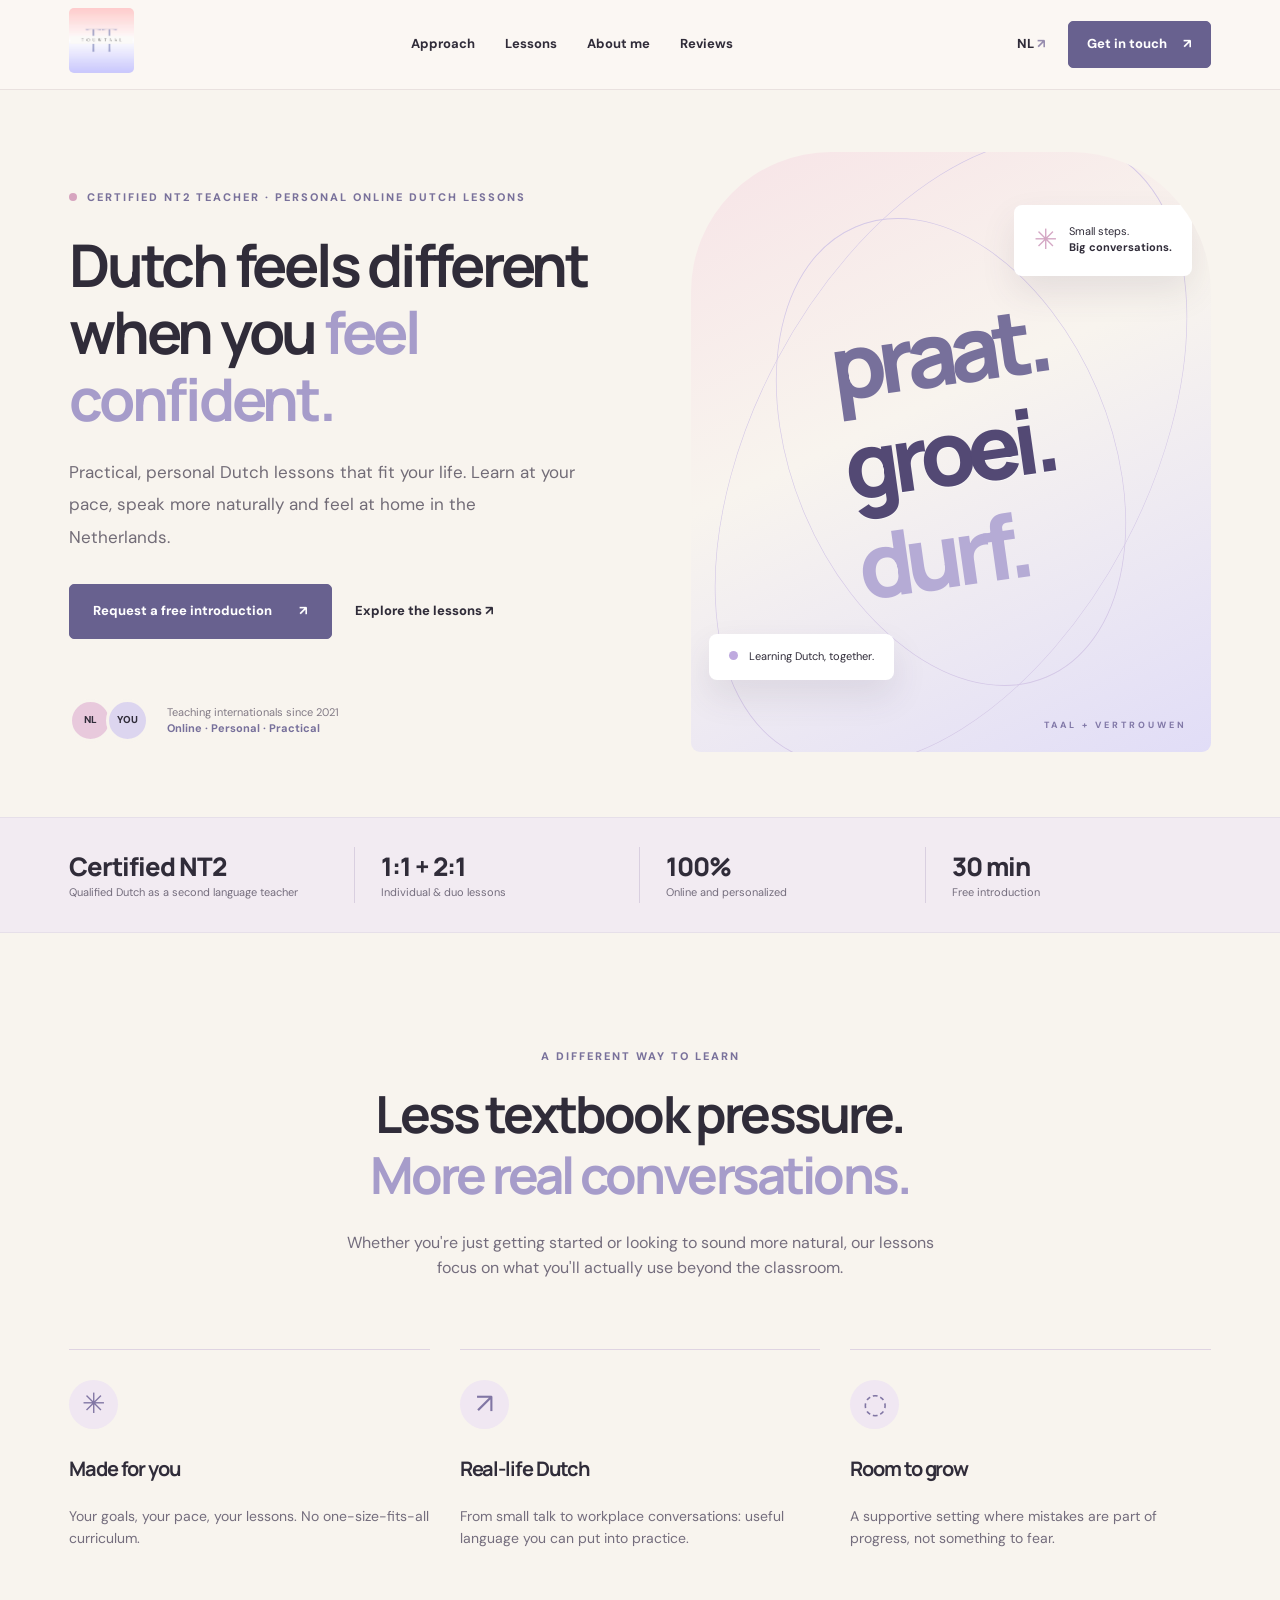
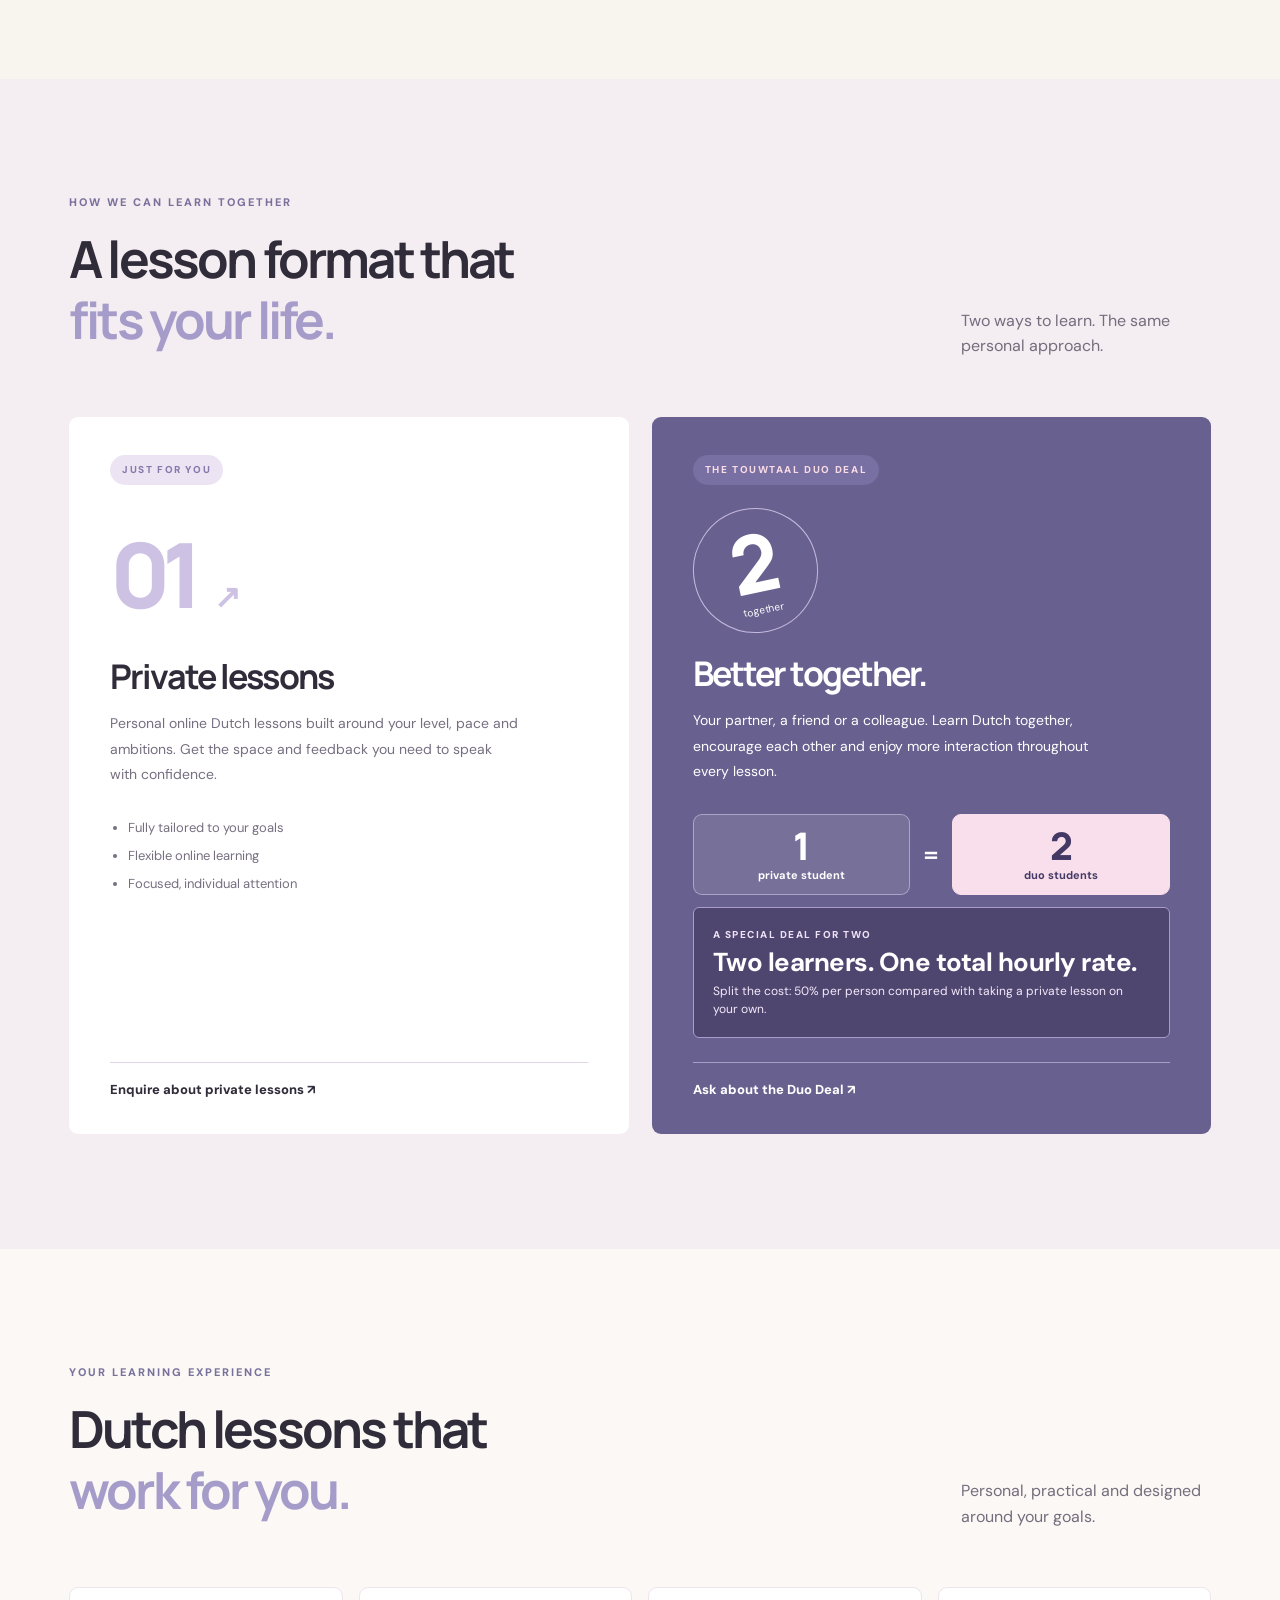
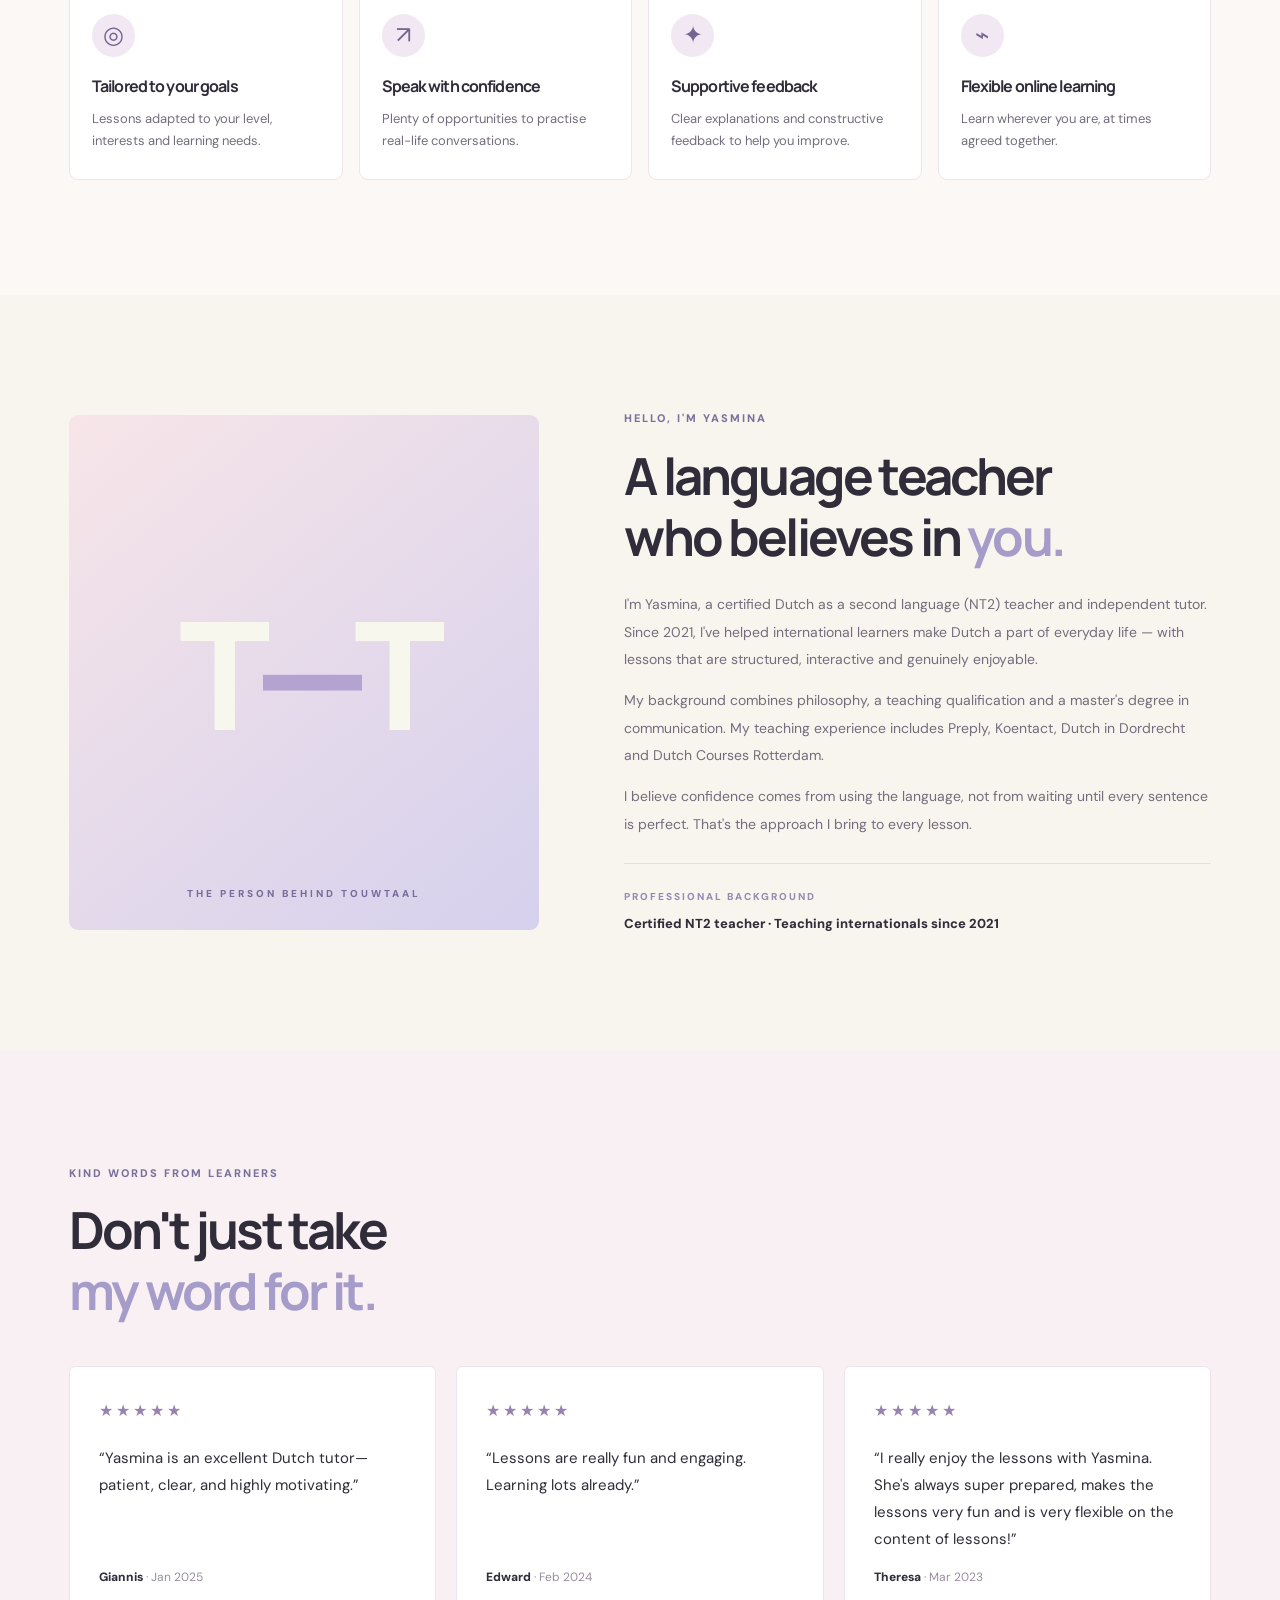
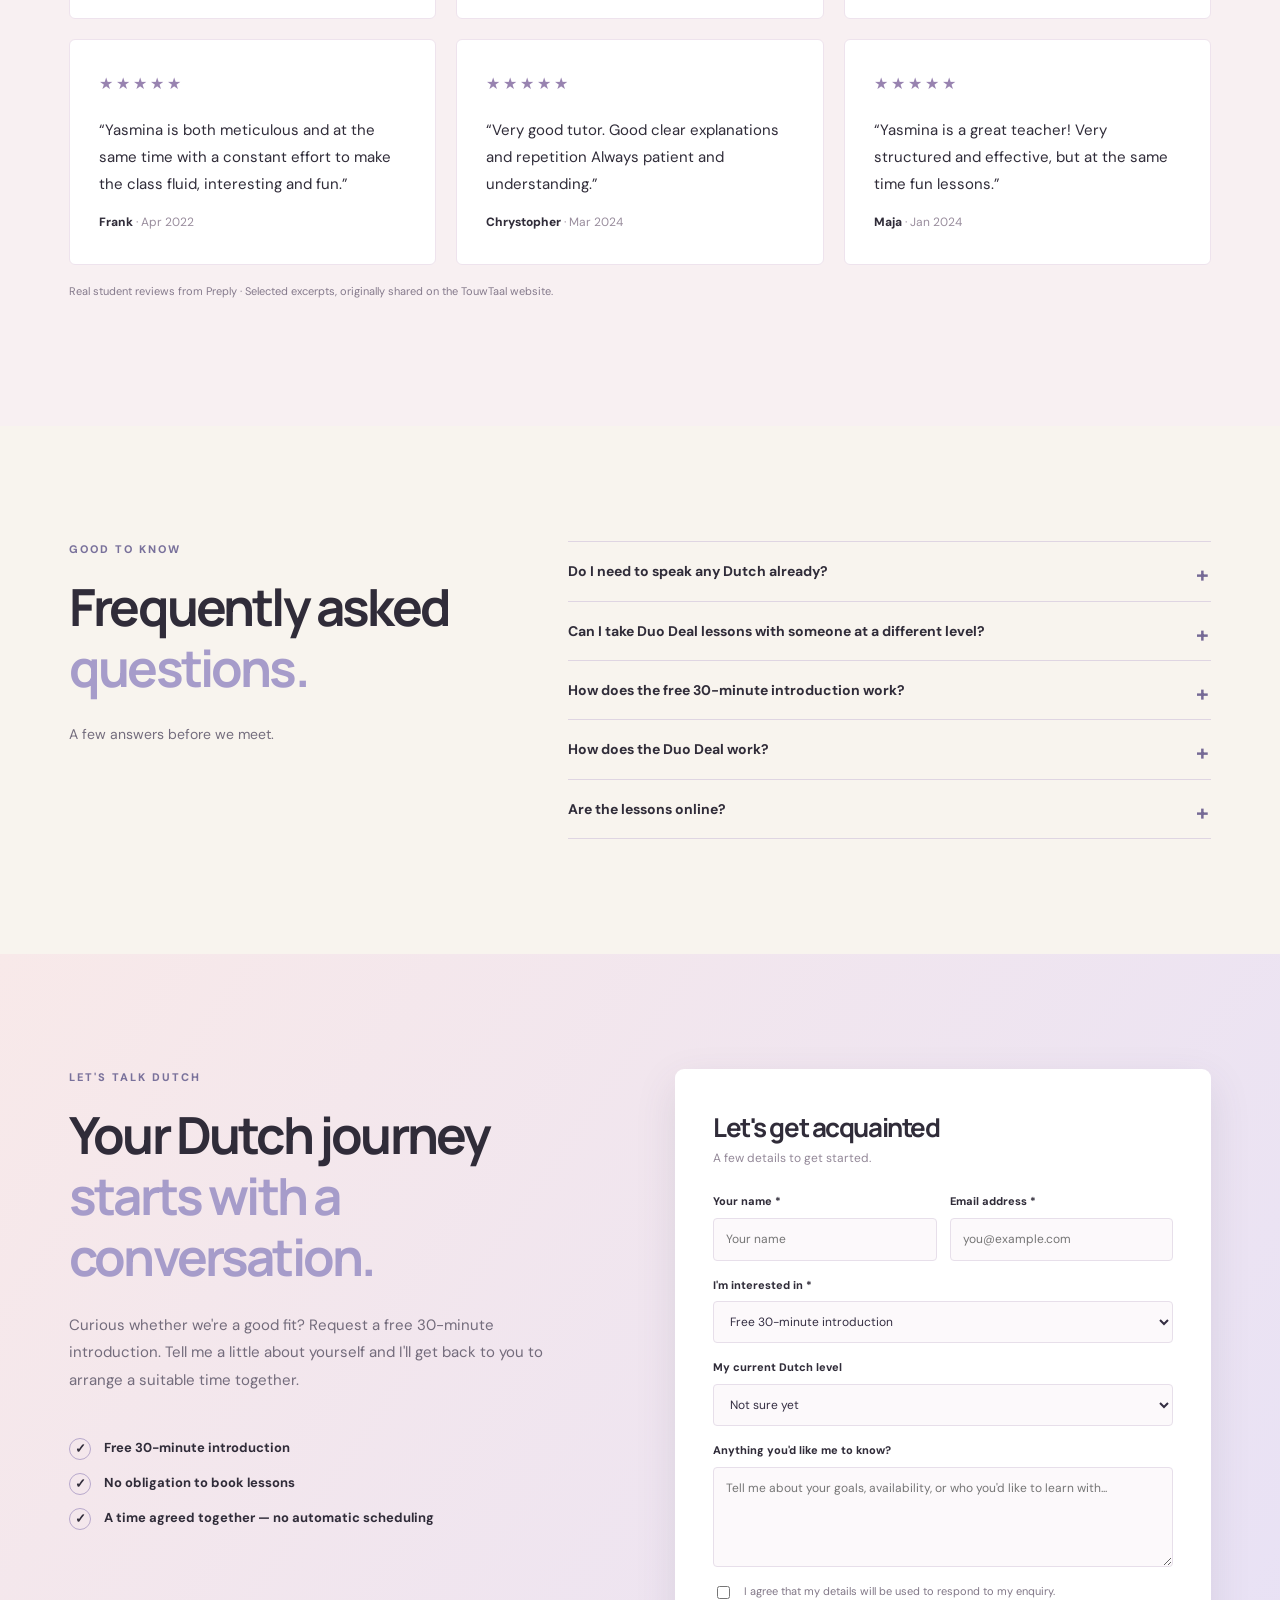
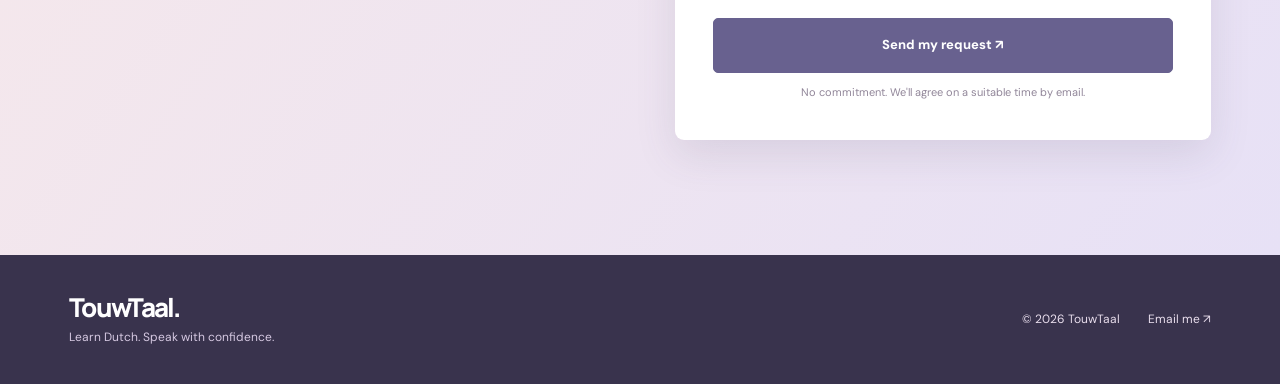
<file: index.html>
<!doctype html>
<html lang="en">
<head>
<meta charset="utf-8"><meta name="viewport" content="width=device-width, initial-scale=1">
<title>TouwTaal | Learn Dutch with confidence</title>
<meta name="description" content="Personal online Dutch lessons for internationals and expats. Learn privately or together with the TouwTaal Duo Deal. Request a free introduction.">
<meta name="theme-color" content="#f8f4ee">
<link rel="icon" type="image/png" href="/assets/touwtaal-favicon.png">
<link rel="apple-touch-icon" href="/assets/touwtaal-favicon.png">
<link rel="canonical" href="https://touwtaal.github.io/">
<meta property="og:type" content="website">
<meta property="og:site_name" content="TouwTaal">
<meta property="og:title" content="TouwTaal | Learn Dutch with confidence">
<meta property="og:description" content="Personal online Dutch lessons for internationals and expats. Discover private lessons and the Duo Deal.">
<meta property="og:url" content="https://touwtaal.github.io/">
<meta property="og:image" content="https://touwtaal.github.io/assets/touwtaal-origineel-preview.jpg">
<meta property="og:image:width" content="1200">
<meta property="og:image:height" content="630">
<meta property="og:image:alt" content="Original TouwTaal logo">
<meta name="twitter:card" content="summary_large_image">
<meta name="twitter:title" content="TouwTaal | Learn Dutch with confidence">
<meta name="twitter:description" content="Personal online Dutch lessons, including the TouwTaal Duo Deal.">
<meta name="twitter:image" content="https://touwtaal.github.io/assets/touwtaal-origineel-preview.jpg">
<link rel="preconnect" href="https://fonts.googleapis.com"><link rel="preconnect" href="https://fonts.gstatic.com" crossorigin>
<link href="https://fonts.googleapis.com/css2?family=DM+Sans:wght@400;500;600;700&family=Manrope:wght@400;500;600;700;800&display=swap" rel="stylesheet">
<link rel="stylesheet" href="styles.css">
</head>
<body>
<header class="site-header"><div class="shell nav">
<a class="brand" href="#top" aria-label="TouwTaal home"><img src="assets/logo.jpg" class="brand-image" alt="TouwTaal logo" onerror="this.hidden=true;this.nextElementSibling.hidden=false"><span class="brand-text" hidden>Touw<span>Taal</span><i>.</i></span></a>
<nav class="navlinks" aria-label="Primary navigation"><a href="#approach" data-i18n="navApproach">Approach</a><a href="#lessons" data-i18n="navLessons">Lessons</a><a href="#about" data-i18n="navAbout">About me</a><a href="#reviews" data-i18n="navReviews">Reviews</a></nav>
<div class="nav-actions"><button class="lang" id="langBtn" type="button" aria-label="Switch language">NL <span>↗</span></button><a href="#contact" class="button small" data-i18n="navContact">Get in touch <span>↗</span></a></div>
</div></header>
<main id="top">
<section class="hero shell"><div class="hero-content"><div class="eyebrow"><span class="dot"></span><span data-i18n="eyebrow">CERTIFIED NT2 TEACHER · PERSONAL ONLINE DUTCH LESSONS</span></div><h1 data-i18n-html="heroTitle">Dutch feels different when you <em>feel confident.</em></h1><p class="lead" data-i18n="heroBody">Practical, personal Dutch lessons that fit your life. Learn at your pace, speak more naturally and feel at home in the Netherlands.</p><div class="hero-cta"><a href="#contact" class="button" data-i18n="heroCta">Request a free introduction <span>↗</span></a><a href="#lessons" class="text-link" data-i18n="heroSecondary">Explore the lessons <span>↗</span></a></div><div class="hero-foot"><div class="avatars"><span>NL</span><span>YOU</span></div><p data-i18n="heroTrust">Teaching internationals since 2021<br><b>Online · Personal · Practical</b></p></div></div>
<div class="hero-art" aria-hidden="true"><div class="art-orbit orbit1"></div><div class="art-orbit orbit2"></div><div class="art-center"><span>praat.</span><span>groei.</span><span>durf.</span></div><div class="floating-card one"><span class="spark">✳</span><span>Small steps.<br><strong>Big conversations.</strong></span></div><div class="floating-card two"><span class="mini-dot"></span> Learning Dutch, together.</div><div class="art-signature">TAAL + VERTROUWEN</div></div></section>
<section class="proof-bar"><div class="shell proof-grid"><div><strong>Certified NT2</strong><span data-i18n="proof1">Qualified Dutch as a second language teacher</span></div><div><strong>1:1 + 2:1</strong><span data-i18n="proof2">Individual & duo lessons</span></div><div><strong>100%</strong><span data-i18n="proof3">Online and personalized</span></div><div><strong>30 min</strong><span data-i18n="proof4">Free introduction</span></div></div></section>
<section id="approach" class="section shell centered"><div class="section-kicker" data-i18n="approachKicker">A DIFFERENT WAY TO LEARN</div><h2 data-i18n-html="approachTitle">Less textbook pressure.<br><em>More real conversations.</em></h2><p class="section-intro" data-i18n="approachIntro">Whether you're just getting started or looking to sound more natural, our lessons focus on what you'll actually use beyond the classroom.</p><div class="value-grid"><article><div class="value-icon">✳</div><h3 data-i18n="value1Title">Made for you</h3><p data-i18n="value1Body">Your goals, your pace, your lessons. No one-size-fits-all curriculum.</p></article><article><div class="value-icon">↗</div><h3 data-i18n="value2Title">Real-life Dutch</h3><p data-i18n="value2Body">From small talk to workplace conversations: useful language you can put into practice.</p></article><article><div class="value-icon">◌</div><h3 data-i18n="value3Title">Room to grow</h3><p data-i18n="value3Body">A supportive setting where mistakes are part of progress, not something to fear.</p></article></div></section>
<section id="lessons" class="section lessons-section"><div class="shell"><div class="section-kicker" data-i18n="lessonsKicker">HOW WE CAN LEARN TOGETHER</div><div class="section-heading"><h2 data-i18n-html="lessonsTitle">A lesson format that<br><em>fits your life.</em></h2><p data-i18n="lessonsIntro">Two ways to learn. The same personal approach.</p></div><div class="lesson-grid"><article class="lesson-card private"><span class="pill" data-i18n="privatePill">JUST FOR YOU</span><div class="lesson-symbol">01<span>↗</span></div><h3 data-i18n="privateTitle">Private lessons</h3><p data-i18n="privateBody">Personal online Dutch lessons built around your level, pace and ambitions. Get the space and feedback you need to speak with confidence.</p><ul><li data-i18n="privateBullet1">Fully tailored to your goals</li><li data-i18n="privateBullet2">Flexible online learning</li><li data-i18n="privateBullet3">Focused, individual attention</li></ul><a href="#contact" class="card-link" data-type="private" data-i18n="privateCta">Enquire about private lessons ↗</a></article><article class="lesson-card duo"><span class="pill light" data-i18n="duoPill">THE TOUWTAAL DUO DEAL</span><div class="duo-circle"><span>2</span><small>together</small></div><h3 data-i18n="duoTitle">Better together.</h3><p data-i18n="duoBody">Your partner, a friend or a colleague. Learn Dutch together, encourage each other and enjoy more interaction throughout every lesson.</p><div class="duo-math" aria-label="Two students share the same total hourly rate as one private student"><div class="duo-math-person"><span class="duo-math-number">1</span><span data-i18n="duoMathPrivate">private student</span></div><span class="math-equals">=</span><div class="duo-math-person featured"><span class="duo-math-number">2</span><span data-i18n="duoMathDuo">duo students</span></div></div><div class="duo-rate"><span data-i18n="duoPriceTop">A SPECIAL DEAL FOR TWO</span><strong data-i18n="duoPriceMain">Two learners. One total hourly rate.</strong><span data-i18n="duoPriceBottom">Split the cost: 50% per person compared with taking a private lesson on your own.</span></div><a href="#contact" class="card-link" data-type="duo" data-i18n="duoCta">Ask about the Duo Deal ↗</a></article></div></div></section>
<section id="expect" class="section expect-section"><div class="shell"><div class="section-kicker" data-i18n="expectKicker">YOUR LEARNING EXPERIENCE</div><div class="section-heading"><h2 data-i18n-html="expectTitle">Dutch lessons that<br><em>work for you.</em></h2><p data-i18n="expectIntro">Personal, practical and designed around your goals.</p></div><div class="expect-grid"><article><span class="expect-icon">◎</span><h3 data-i18n="expect1Title">Tailored to your goals</h3><p data-i18n="expect1Body">Lessons adapted to your level, interests and learning needs.</p></article><article><span class="expect-icon">↗</span><h3 data-i18n="expect2Title">Speak with confidence</h3><p data-i18n="expect2Body">Plenty of opportunities to practise real-life conversations.</p></article><article><span class="expect-icon">✦</span><h3 data-i18n="expect3Title">Supportive feedback</h3><p data-i18n="expect3Body">Clear explanations and constructive feedback to help you improve.</p></article><article><span class="expect-icon">⌁</span><h3 data-i18n="expect4Title">Flexible online learning</h3><p data-i18n="expect4Body">Learn wherever you are, at times agreed together.</p></article></div></div></section>
<section id="about" class="section shell about-section"><div class="about-visual"><div class="portrait-mark">T<span>—</span>T</div><div class="portrait-caption" data-i18n="portraitCaption">THE PERSON BEHIND TOUWTAAL</div></div><div class="about-copy"><div class="section-kicker" data-i18n="aboutKicker">HELLO, I'M YASMINA</div><h2 data-i18n-html="aboutTitle">A language teacher<br>who believes in <em>you.</em></h2><p data-i18n="about1">I'm Yasmina, a certified Dutch as a second language (NT2) teacher and independent tutor. Since 2021, I've helped international learners make Dutch a part of everyday life — with lessons that are structured, interactive and genuinely enjoyable.</p><p data-i18n="about2">My background combines philosophy, a teaching qualification and a master's degree in communication. My teaching experience includes Preply, Koentact, Dutch in Dordrecht and Dutch Courses Rotterdam.</p><p data-i18n="about3">I believe confidence comes from using the language, not from waiting until every sentence is perfect. That's the approach I bring to every lesson.</p><div class="experience"><span data-i18n="experienceHeading">PROFESSIONAL BACKGROUND</span><div data-i18n="experienceDetail">Certified NT2 teacher · Teaching internationals since 2021</div></div></div></section>
<section id="reviews" class="section reviews-section"><div class="shell"><div class="section-kicker" data-i18n="reviewsKicker">KIND WORDS FROM LEARNERS</div><h2 data-i18n-html="reviewsTitle">Don't just take<br><em>my word for it.</em></h2><div class="review-grid"><blockquote><div class="stars" aria-label="5 out of 5 stars">★★★★★</div><p>“Yasmina is an excellent Dutch tutor—patient, clear, and highly motivating.”</p><footer>Giannis <span>· Jan 2025</span></footer></blockquote><blockquote><div class="stars" aria-label="5 out of 5 stars">★★★★★</div><p>“Lessons are really fun and engaging. Learning lots already.”</p><footer>Edward <span>· Feb 2024</span></footer></blockquote><blockquote><div class="stars" aria-label="5 out of 5 stars">★★★★★</div><p>“I really enjoy the lessons with Yasmina. She's always super prepared, makes the lessons very fun and is very flexible on the content of lessons!”</p><footer>Theresa <span>· Mar 2023</span></footer></blockquote><blockquote><div class="stars" aria-label="5 out of 5 stars">★★★★★</div><p>“Yasmina is both meticulous and at the same time with a constant effort to make the class fluid, interesting and fun.”</p><footer>Frank <span>· Apr 2022</span></footer></blockquote><blockquote><div class="stars" aria-label="5 out of 5 stars">★★★★★</div><p>“Very good tutor. Good clear explanations and repetition Always patient and understanding.”</p><footer>Chrystopher <span>· Mar 2024</span></footer></blockquote><blockquote><div class="stars" aria-label="5 out of 5 stars">★★★★★</div><p>“Yasmina is a great teacher! Very structured and effective, but at the same time fun lessons.”</p><footer>Maja <span>· Jan 2024</span></footer></blockquote></div><p class="review-source" data-i18n="reviewSource">Real student reviews from Preply · Selected excerpts, originally shared on the TouwTaal website.</p></div></section>
<section id="faq" class="section faq-section"><div class="shell faq-shell"><div><div class="section-kicker" data-i18n="faqKicker">GOOD TO KNOW</div><h2 data-i18n-html="faqTitle">Frequently asked<br><em>questions.</em></h2><p class="faq-lead" data-i18n="faqIntro">A few answers before we meet.</p></div><div class="faq-items"><details><summary data-i18n="faq1Q">Do I need to speak any Dutch already?</summary><p data-i18n="faq1A">Not at all! Whether you're a complete beginner or already speak some Dutch, lessons can be adapted to your current level and goals.</p></details><details><summary data-i18n="faq2Q">Can I take Duo Deal lessons with someone at a different level?</summary><p data-i18n="faq2A">Possibly! Duo lessons work best when your levels and goals are reasonably compatible. We can discuss this during the free introduction.</p></details><details><summary data-i18n="faq3Q">How does the free 30-minute introduction work?</summary><p data-i18n="faq3A">Send an enquiry through the contact form. I'll reply personally so we can agree on a suitable time. There's no obligation to book lessons afterwards.</p></details><details><summary data-i18n="faq4Q">How does the Duo Deal work?</summary><p data-i18n="faq4A">You and your partner, friend or colleague share an online lesson at the same total hourly rate as one private lesson. You can split the cost while learning together.</p></details><details><summary data-i18n="faq5Q">Are the lessons online?</summary><p data-i18n="faq5A">Yes. TouwTaal currently offers online private and duo lessons, so you can learn from wherever you are.</p></details></div></div></section>
<section id="contact" class="section contact-section"><div class="shell contact-grid"><div><div class="section-kicker" data-i18n="contactKicker">LET'S TALK DUTCH</div><h2 data-i18n-html="contactTitle">Your Dutch journey<br><em>starts with a conversation.</em></h2><p data-i18n="contactDesc">Curious whether we're a good fit? Request a free 30-minute introduction. Tell me a little about yourself and I'll get back to you to arrange a suitable time together.</p><div class="contact-points"><p><span>✓</span><span data-i18n="contactPoint1">Free 30-minute introduction</span></p><p><span>✓</span><span data-i18n="contactPoint2">No obligation to book lessons</span></p><p><span>✓</span><span data-i18n="contactPoint3">A time agreed together — no automatic scheduling</span></p></div></div><form id="contactForm" class="form-card" action="https://form.taxi/s/o588r9tg" method="POST"><input type="hidden" name="_next" value="https://touwtaal.github.io/thank-you.html"><div class="form-heading"><h3 data-i18n="formTitle">Let's get acquainted</h3><p data-i18n="formSub">A few details to get started.</p></div><div class="form-row"><label><span data-i18n="nameLabel">Your name *</span><input name="name" required autocomplete="name" placeholder="Your name"></label><label><span data-i18n="emailLabel">Email address *</span><input name="email" type="email" required autocomplete="email" placeholder="you@example.com"></label></div><label><span data-i18n="interestLabel">I'm interested in *</span><select name="interest" id="interest" required><option value="introduction" data-i18n="interestIntro">Free 30-minute introduction</option><option value="private" data-i18n="interestPrivate">Private lessons</option><option value="duo" data-i18n="interestDuo">The Duo Deal</option><option value="unsure" data-i18n="interestUnsure">Not sure yet — help me choose</option><option value="collaboration" data-i18n="interestCollab">Collaboration / general enquiry</option></select></label><label><span data-i18n="levelLabel">My current Dutch level</span><select name="level"><option value="not-sure" data-i18n="levelNotSure">Not sure yet</option><option value="beginner">Beginner (A0–A1)</option><option value="elementary">Elementary (A2)</option><option value="intermediate">Intermediate (B1–B2)</option><option value="advanced">Advanced (C1+)</option></select></label><label><span data-i18n="messageLabel">Anything you'd like me to know?</span><textarea name="message" rows="4" data-i18n-placeholder="messagePlaceholder" placeholder="Tell me about your goals, availability, or who you'd like to learn with..."></textarea></label><label class="privacy"><input type="checkbox" name="consent" required><span data-i18n="privacyConsent">I agree that my details will be used to respond to my enquiry.</span></label><div class="honeypot" aria-hidden="true"><label>Leave blank<input name="_gotcha" tabindex="-1" autocomplete="off"></label></div><button type="submit" class="button full" data-i18n="sendButton">Send my request ↗</button><p class="form-note" id="formStatus" role="status" aria-live="polite" data-i18n="formNote">No commitment. We'll agree on a suitable time by email.</p></form></div></section>
</main><footer class="footer"><div class="shell footer-inner"><div><span class="footer-brand">TouwTaal.</span><p data-i18n="footerTag">Learn Dutch. Speak with confidence.</p></div><div><span>© <span id="year"></span> TouwTaal</span><a href="mailto:touwtaal@gmail.com" id="emailLink" data-i18n="footerEmail">Email me ↗</a></div></div></footer>
<script src="script.js?v=20261023-native"></script>
</body></html>
</file>
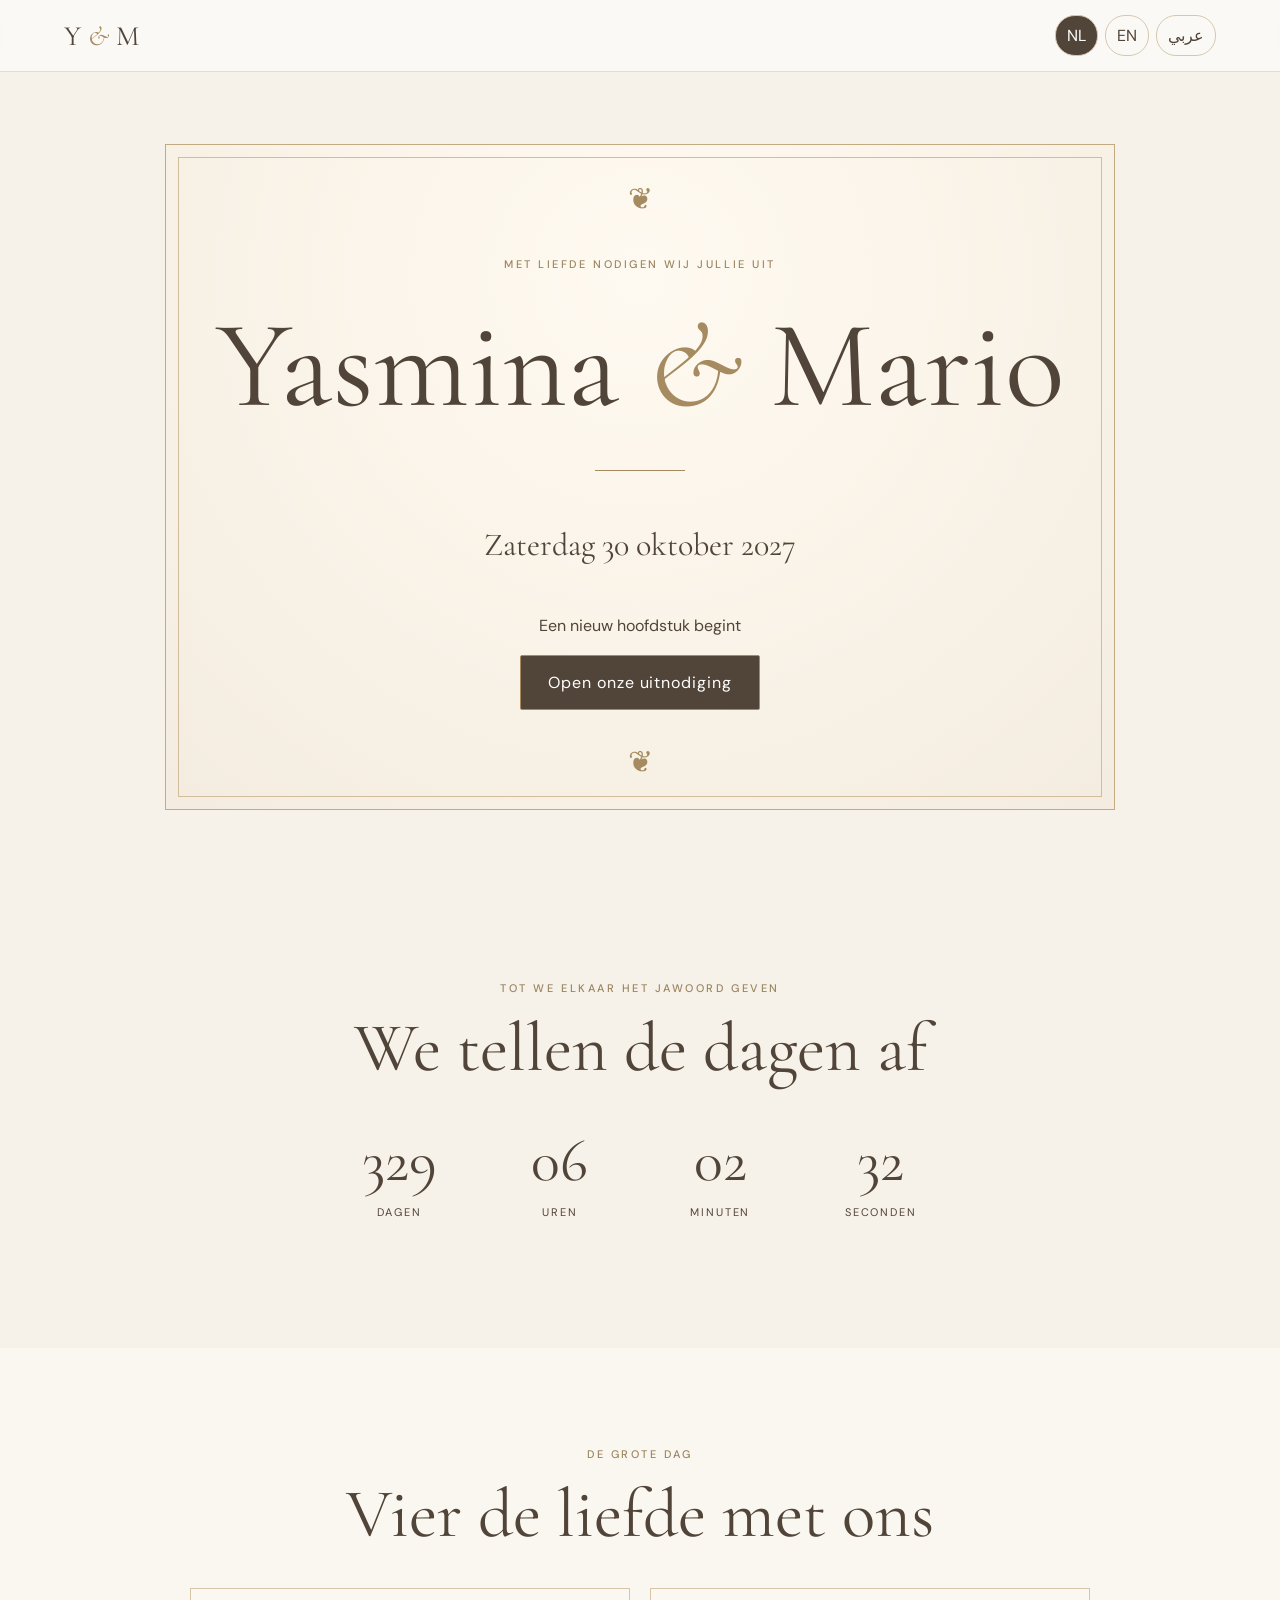
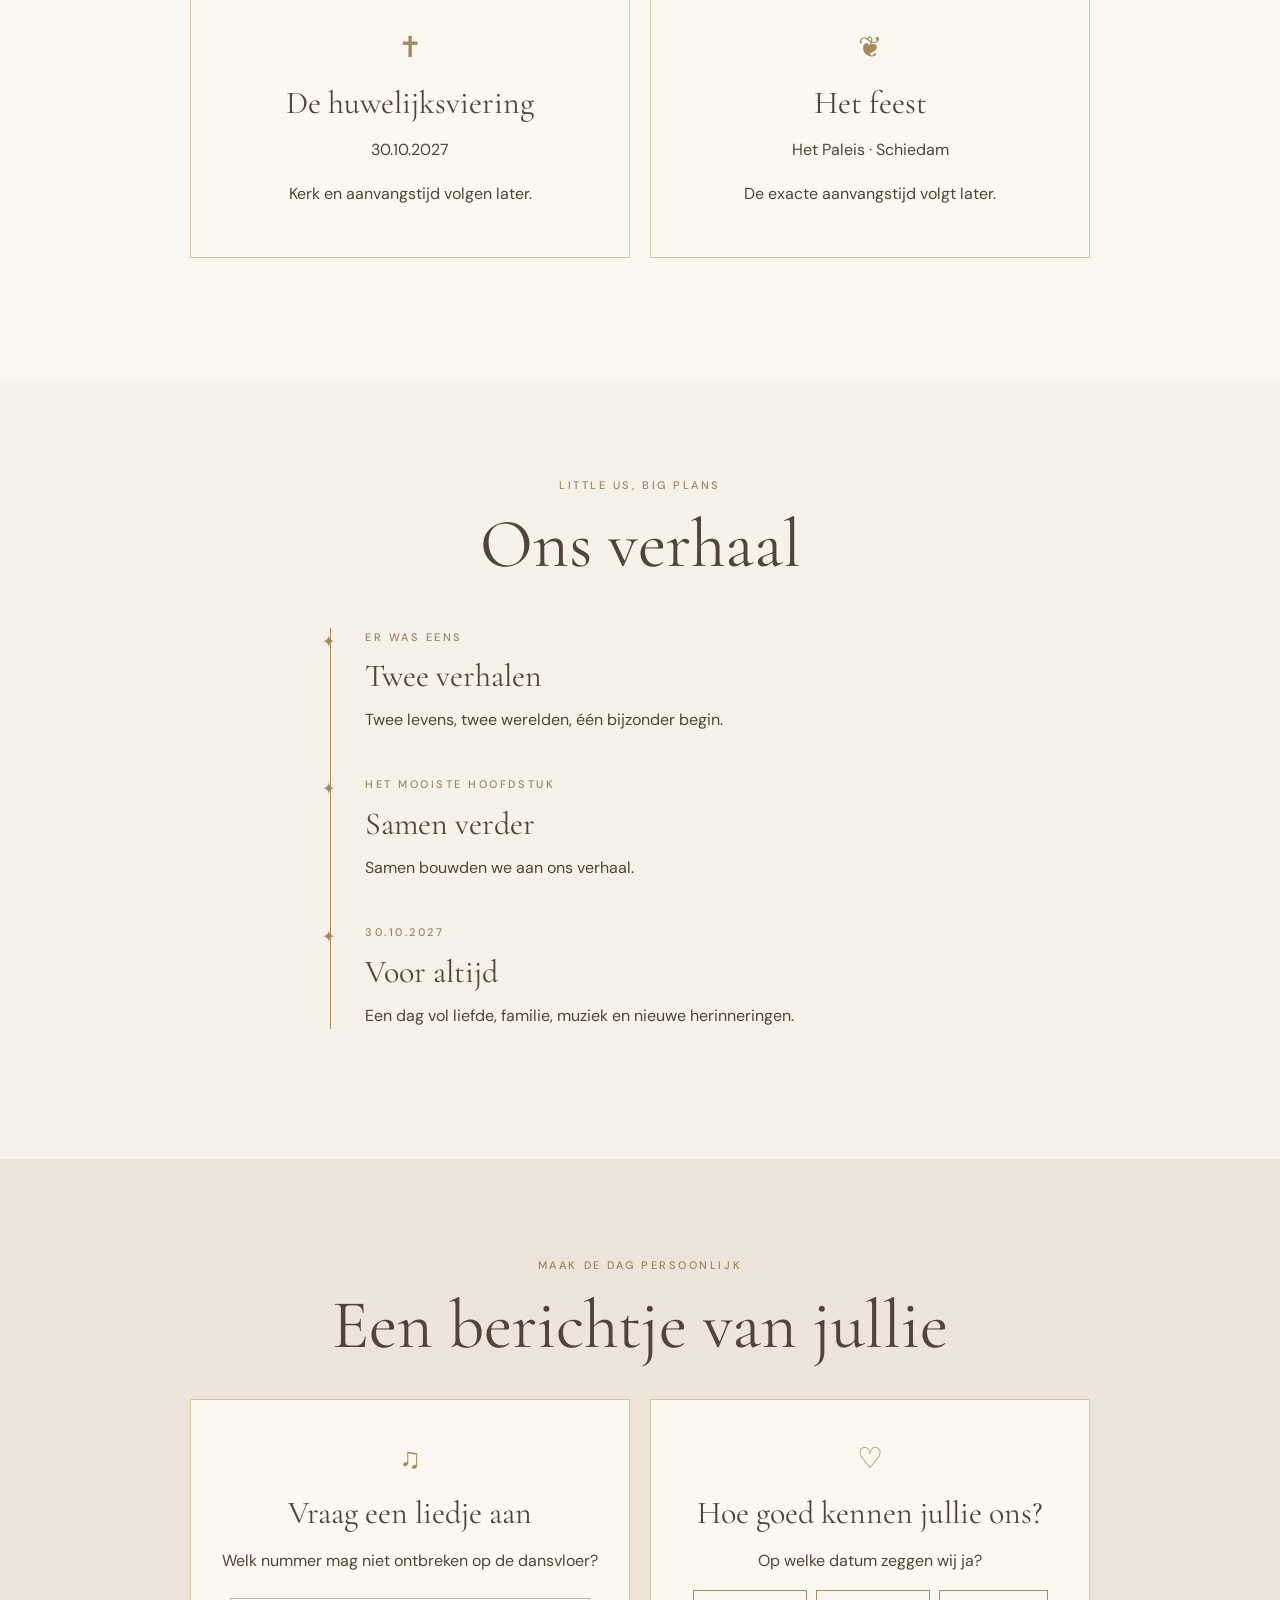
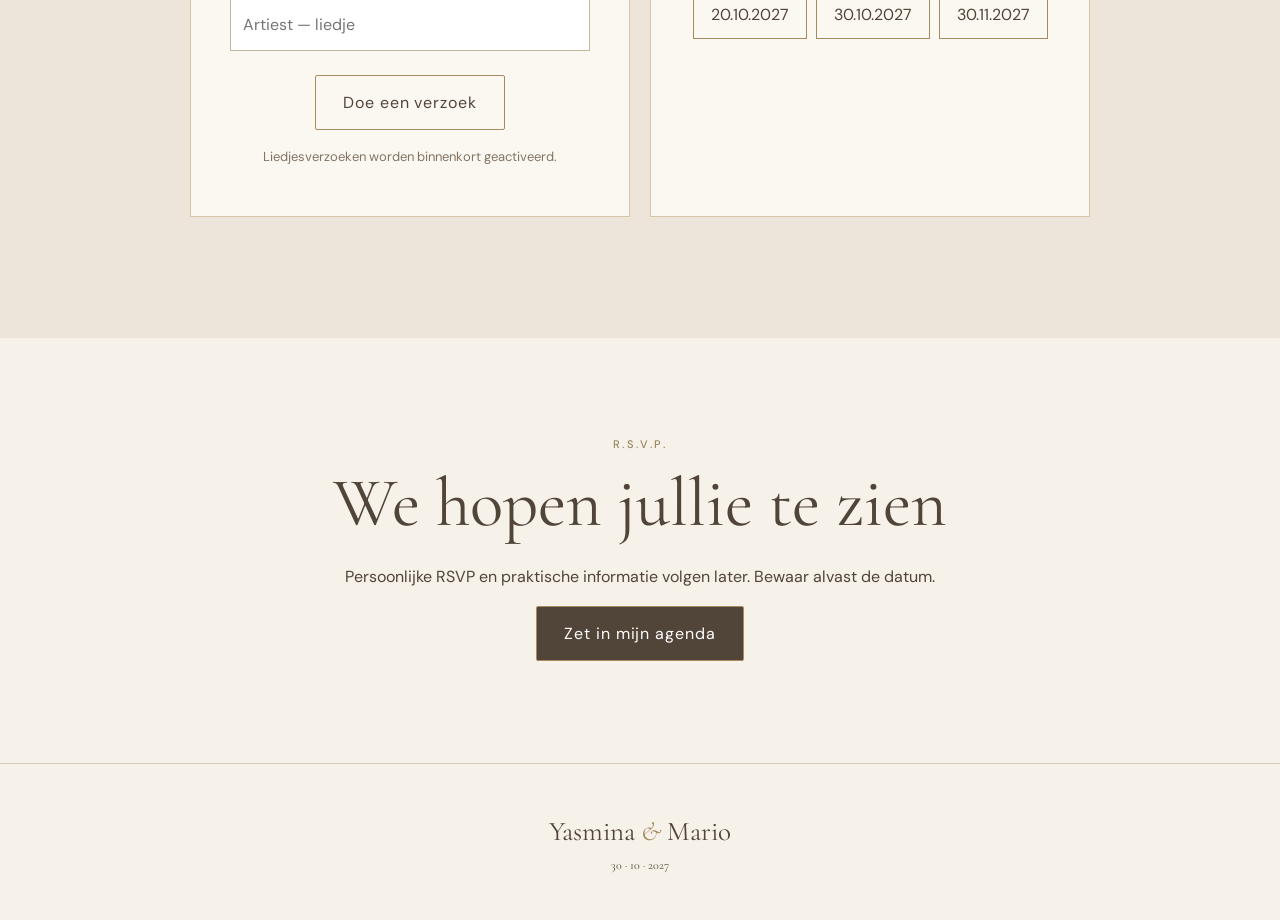
<file: wedding-yasmina-mario/index.html>
<!doctype html>
<html lang="nl"><head><meta charset="utf-8"><meta name="viewport" content="width=device-width, initial-scale=1"><meta name="theme-color" content="#f6f1e9"><meta name="description" content="De trouwuitnodiging van Yasmina & Mario – 30 oktober 2027"><title>Yasmina & Mario | 30.10.2027</title><link rel="preconnect" href="https://fonts.googleapis.com"><link rel="preconnect" href="https://fonts.gstatic.com" crossorigin><link href="https://fonts.googleapis.com/css2?family=Cormorant+Garamond:ital,wght@0,400;0,500;0,600;1,400&family=DM+Sans:wght@400;500&display=swap" rel="stylesheet">
<style>
:root{--cream:#f6f1e9;--paper:#fcfaf6;--gold:#a58b5f;--dark:#514438}*{box-sizing:border-box}html{scroll-behavior:smooth}body{margin:0;background:var(--cream);color:var(--dark);font:16px/1.7 'DM Sans',sans-serif}button,input{font:inherit}button{cursor:pointer}header{display:flex;justify-content:space-between;align-items:center;padding:15px max(5vw,20px);background:#fcfaf6df;position:sticky;top:0;z-index:20;backdrop-filter:blur(12px);border-bottom:1px solid #e6dccb}.logo{font:28px 'Cormorant Garamond',serif;color:var(--dark);text-decoration:none}.langs{display:flex;gap:7px}.langs button{background:none;border:1px solid #d6c7af;padding:6px 11px;color:var(--dark);border-radius:20px}.langs button.active{background:var(--dark);color:white}h1,h2,h3{font-family:'Cormorant Garamond',serif;font-weight:400;line-height:1.12;margin:12px 0}h1{font-size:clamp(58px,11vw,124px)}h2{font-size:clamp(43px,6vw,69px)}h3{font-size:32px}em{color:var(--gold);font-weight:400}section{padding:86px 20px;text-align:center}.hero{min-height:90vh;display:grid;place-items:center;padding:26px}.frame{width:min(100%,950px);min-height:74vh;border:1px solid #c3aa81;outline:1px solid #d1bd9a;outline-offset:-14px;padding:65px 20px;display:flex;flex-direction:column;align-items:center;justify-content:center;background:radial-gradient(circle at 50% 20%,#fffaf1,#f4ece0);position:relative}.frame:before,.frame:after{content:'❦';position:absolute;color:var(--gold);font-size:30px}.frame:before{top:28px}.frame:after{bottom:22px}.eyebrow{text-transform:uppercase;letter-spacing:.23em;color:#9b855f;font-size:11px;font-weight:500}.date{font:clamp(24px,3vw,32px) 'Cormorant Garamond',serif}.rule{width:90px;height:1px;background:var(--gold);margin:22px auto}.btn{border:1px solid var(--gold);background:var(--dark);color:#fff;padding:13px 27px;letter-spacing:.06em;border-radius:2px;transition:.25s}.btn:hover{background:#806e58}.light{background:transparent;color:var(--dark)}.sub{max-width:650px;margin:20px auto 0}.invitation{display:none;background:var(--paper)}.invitation.revealed{display:block;animation:appear 1s ease}@keyframes appear{from{opacity:0;transform:translateY(20px)}to{opacity:1;transform:none}}.envelope{height:150px;width:230px;margin:25px auto 30px;position:relative;perspective:700px}.env-back{position:absolute;inset:0;background:#dec8a8;border:1px solid #b99b72}.env-paper{position:absolute;left:22px;top:22px;width:186px;height:108px;background:#fff9f0;border:1px solid var(--gold);padding:12px;font:29px 'Cormorant Garamond',serif;transform:translateY(-42px);transition:1s}.env-front{position:absolute;inset:0;background:linear-gradient(148deg,transparent 49.5%,#e9d9bf 50%) left/50% 100% no-repeat,linear-gradient(212deg,transparent 49.5%,#e9d9bf 50%) right/50% 100% no-repeat;pointer-events:none}.env-flap{position:absolute;top:0;width:100%;height:90px;background:#d2b994;clip-path:polygon(0 0,100% 0,50% 100%);transform-origin:top;transition:transform 1.2s;z-index:2}.reveal .env-flap{transform:rotateX(180deg)}.reveal .env-paper{transform:translateY(-75px)}.counter{display:grid;grid-template-columns:repeat(4,1fr);gap:12px;max-width:630px;margin:38px auto}.counter strong{display:block;font:clamp(33px,5vw,60px) 'Cormorant Garamond',serif}.counter span{font-size:11px;text-transform:uppercase;letter-spacing:.17em}.cards{display:grid;grid-template-columns:repeat(2,minmax(0,1fr));max-width:900px;margin:35px auto;gap:20px}.card{border:1px solid #d7c5a8;background:#fbf8f2;padding:34px 22px}.symbol{font-size:29px;color:var(--gold)}.timeline{max-width:620px;margin:44px auto;text-align:left;border-left:1px solid var(--gold);padding-left:34px}.step{position:relative;margin-bottom:42px}.step:before{content:'✦';position:absolute;left:-43px;top:0;color:var(--gold)}.step p{margin:5px 0}.interactive{background:#ede5da}.quiz-options{display:flex;justify-content:center;gap:9px;flex-wrap:wrap;margin:15px}.quiz-options button{padding:10px 17px;border:1px solid var(--gold);background:transparent;color:var(--dark)}input{padding:12px;border:1px solid #c5b69e;background:#fff;width:min(100%,360px);margin:8px}.note{font-size:13px;color:#837462}.small{font-size:12px}footer{text-align:center;padding:45px 20px;border-top:1px solid #dacbb4;font-family:'Cormorant Garamond',serif;font-size:27px}body[dir=rtl] .timeline{text-align:right;border-left:0;border-right:1px solid var(--gold);padding:0 34px 0 0}body[dir=rtl] .step:before{left:auto;right:-43px}@media(max-width:650px){.cards{grid-template-columns:1fr}.frame{min-height:74vh}.hero{min-height:80vh}.counter{gap:3px}.counter span{font-size:9px}section{padding:68px 17px}}
</style></head>
<body><header><a class="logo" href="#top">Y <em>&</em> M</a><div class="langs"><button class="active" data-lang="nl">NL</button><button data-lang="en">EN</button><button data-lang="ar">عربي</button></div></header><main id="top"><section class="hero"><div class="frame"><p class="eyebrow" data-t="invite">Met liefde nodigen wij jullie uit</p><h1>Yasmina <em>&</em> Mario</h1><div class="rule"></div><p class="date" data-t="date">Zaterdag 30 oktober 2027</p><p data-t="chapter">Een nieuw hoofdstuk begint</p><button class="btn" id="open" data-t="open">Open onze uitnodiging</button></div></section>
<section id="letter" class="invitation"><div class="envelope" id="env"><div class="env-back"></div><div class="env-paper">Y <em>&</em> M<div class="small">30 · 10 · 2027</div></div><div class="env-front"></div><div class="env-flap"></div></div><p class="eyebrow" data-t="heart">Een uitnodiging uit ons hart</p><h2 data-t="married">Wij gaan trouwen</h2><p class="sub" data-t="welcome">Met liefde en vreugde nodigen wij jullie uit om onze bijzondere dag samen met ons te vieren. Jullie aanwezigheid maakt ons geluk compleet.</p><p class="symbol">❦</p></section>
<section><p class="eyebrow" data-t="until">Tot we elkaar het jawoord geven</p><h2 data-t="counttitle">We tellen de dagen af</h2><div class="counter"><div><strong id="days">—</strong><span data-t="days">dagen</span></div><div><strong id="hours">—</strong><span data-t="hours">uren</span></div><div><strong id="minutes">—</strong><span data-t="minutes">minuten</span></div><div><strong id="seconds">—</strong><span data-t="seconds">seconden</span></div></div></section>
<section style="background:#faf7f1"><p class="eyebrow" data-t="bigday">De grote dag</p><h2 data-t="celebrate">Vier de liefde met ons</h2><div class="cards"><div class="card"><div class="symbol">✝</div><h3 data-t="ceremony">De huwelijksviering</h3><p>30.10.2027</p><p data-t="church">Kerk en aanvangstijd volgen later.</p></div><div class="card"><div class="symbol">❦</div><h3 data-t="party">Het feest</h3><p>Het Paleis · Schiedam</p><p data-t="time">De exacte aanvangstijd volgt later.</p></div></div></section>
<section><p class="eyebrow">Little us, big plans</p><h2 data-t="story">Ons verhaal</h2><div class="timeline"><div class="step"><p class="eyebrow" data-t="once">Er was eens</p><h3 data-t="two">Twee verhalen</h3><p data-t="twotext">Twee levens, twee werelden, één bijzonder begin.</p></div><div class="step"><p class="eyebrow" data-t="next">Het mooiste hoofdstuk</p><h3 data-t="together">Samen verder</h3><p data-t="togethertext">Samen bouwden we aan ons verhaal.</p></div><div class="step"><p class="eyebrow">30.10.2027</p><h3 data-t="forever">Voor altijd</h3><p data-t="forevertext">Een dag vol liefde, familie, muziek en nieuwe herinneringen.</p></div></div></section>
<section class="interactive"><p class="eyebrow" data-t="personal">Maak de dag persoonlijk</p><h2 data-t="message">Een berichtje van jullie</h2><div class="cards"><div class="card"><div class="symbol">♫</div><h3 data-t="song">Vraag een liedje aan</h3><p data-t="songtext">Welk nummer mag niet ontbreken op de dansvloer?</p><input id="songinput" maxlength="160" aria-label="Artiest en liedje" placeholder="Artiest — liedje"><p><button class="btn light" id="songbutton" data-t="songbutton">Doe een verzoek</button></p><p class="note" data-t="songnote">Liedjesverzoeken worden binnenkort geactiveerd.</p></div><div class="card"><div class="symbol">♡</div><h3 data-t="quiz">Hoe goed kennen jullie ons?</h3><p data-t="question">Op welke datum zeggen wij ja?</p><div class="quiz-options"><button data-answer="0">20.10.2027</button><button data-answer="1">30.10.2027</button><button data-answer="0">30.11.2027</button></div><p id="quizresult" aria-live="polite"></p></div></div></section>
<section><p class="eyebrow">R.S.V.P.</p><h2 data-t="hope">We hopen jullie te zien</h2><p class="sub" data-t="rsvp">Persoonlijke RSVP en praktische informatie volgen later. Bewaar alvast de datum.</p><p><button class="btn" id="calendar" data-t="calendar">Zet in mijn agenda</button></p></section></main><footer>Yasmina <em>&</em> Mario<div class="small">30 · 10 · 2027</div></footer>
<script>
const LANG={
nl:{invite:'Met liefde nodigen wij jullie uit',date:'Zaterdag 30 oktober 2027',chapter:'Een nieuw hoofdstuk begint',open:'Open onze uitnodiging',heart:'Een uitnodiging uit ons hart',married:'Wij gaan trouwen',welcome:'Met liefde en vreugde nodigen wij jullie uit om onze bijzondere dag samen met ons te vieren. Jullie aanwezigheid maakt ons geluk compleet.',until:'Tot we elkaar het jawoord geven',counttitle:'We tellen de dagen af',days:'dagen',hours:'uren',minutes:'minuten',seconds:'seconden',bigday:'De grote dag',celebrate:'Vier de liefde met ons',ceremony:'De huwelijksviering',church:'Kerk en aanvangstijd volgen later.',party:'Het feest',time:'De exacte aanvangstijd volgt later.',story:'Ons verhaal',once:'Er was eens',two:'Twee verhalen',twotext:'Twee levens, twee werelden, één bijzonder begin.',next:'Het mooiste hoofdstuk',together:'Samen verder',togethertext:'Samen bouwden we aan ons verhaal.',forever:'Voor altijd',forevertext:'Een dag vol liefde, familie, muziek en nieuwe herinneringen.',personal:'Maak de dag persoonlijk',message:'Een berichtje van jullie',song:'Vraag een liedje aan',songtext:'Welk nummer mag niet ontbreken op de dansvloer?',songbutton:'Doe een verzoek',songnote:'Liedjesverzoeken worden binnenkort geactiveerd.',quiz:'Hoe goed kennen jullie ons?',question:'Op welke datum zeggen wij ja?',hope:'We hopen jullie te zien',rsvp:'Persoonlijke RSVP en praktische informatie volgen later. Bewaar alvast de datum.',calendar:'Zet in mijn agenda',correct:'Helemaal goed! ♡',wrong:'Bijna! Probeer het nog eens.',soon:'Liedjesverzoeken zijn nog niet geactiveerd.'},
en:{invite:'With love, we invite you',date:'Saturday, October 30, 2027',chapter:'A new chapter begins',open:'Open our invitation',heart:'An invitation from the heart',married:'We are getting married',welcome:'With love and joy, we invite you to celebrate our special day with us. Your presence will make it complete.',until:'Until we say I do',counttitle:'Counting down the days',days:'days',hours:'hours',minutes:'minutes',seconds:'seconds',bigday:'Our special day',celebrate:'Celebrate love with us',ceremony:'The ceremony',church:'Church and ceremony time to be announced.',party:'The celebration',time:'Exact starting time to be announced.',story:'Our story',once:'Once upon a time',two:'Two stories',twotext:'Two lives, two worlds, one special beginning.',next:'Our favourite chapter',together:'Together',togethertext:'Together we began writing our story.',forever:'Forever',forevertext:'A day of love, family, music and beautiful memories.',personal:'Make the day personal',message:'A little note from you',song:'Request a song',songtext:'Which song should be on our dance floor?',songbutton:'Request a song',songnote:'Song requests will be enabled soon.',quiz:'How well do you know us?',question:'When will we say I do?',hope:'We hope to see you',rsvp:'Personal RSVPs and practical information will follow. For now, save the date.',calendar:'Add to calendar',correct:'Exactly right! ♡',wrong:'Almost! Try again.',soon:'Song requests are not enabled yet.'},
ar:{invite:'بكل حب ندعوكم',date:'السبت ٣٠ أكتوبر ٢٠٢٧',chapter:'تبدأ حكاية جديدة',open:'افتحوا دعوتنا',heart:'دعوة من القلب',married:'سنتزوج',welcome:'بكل حب وفرح ندعوكم لمشاركتنا يومنا المميز. حضوركم يكمل فرحتنا.',until:'حتى نقول نعم',counttitle:'نعد الأيام',days:'يوم',hours:'ساعة',minutes:'دقيقة',seconds:'ثانية',bigday:'اليوم الكبير',celebrate:'احتفلوا بالحب معنا',ceremony:'مراسم الزواج',church:'سيتم الإعلان عن الكنيسة والوقت لاحقاً.',party:'الاحتفال',time:'سيتم الإعلان عن موعد البدء لاحقاً.',story:'قصتنا',once:'كان يا ما كان',two:'قصتان',twotext:'حياتان وعالمان وبداية مميزة واحدة.',next:'أجمل فصل',together:'معاً',togethertext:'بدأنا نكتب قصتنا معاً.',forever:'إلى الأبد',forevertext:'يوم من الحب والعائلة والموسيقى والذكريات.',personal:'شاركوا فرحتنا',message:'رسالة منكم',song:'اقترحوا أغنية',songtext:'أي أغنية تحبون سماعها في حفلنا؟',songbutton:'اقترح أغنية',songnote:'سيتم تفعيل طلبات الأغاني قريباً.',quiz:'ما مدى معرفتكم بنا؟',question:'في أي يوم سنتزوج؟',hope:'نتمنى حضوركم',rsvp:'سيتم إرسال تفاصيل تأكيد الحضور والمعلومات الأخرى لاحقاً. احفظوا التاريخ.',calendar:'أضف إلى التقويم',correct:'إجابة صحيحة! ♡',wrong:'حاولوا مرة أخرى.',soon:'طلبات الأغاني غير مفعلة بعد.'}};
let lang='nl';function setLang(l){lang=l;document.documentElement.lang=l;document.body.dir=l==='ar'?'rtl':'ltr';document.querySelectorAll('[data-t]').forEach(e=>e.textContent=LANG[l][e.dataset.t]||e.textContent);document.querySelectorAll('[data-lang]').forEach(e=>e.classList.toggle('active',e.dataset.lang===l));document.querySelector('#quizresult').textContent='';try{localStorage.setItem('wedding-lang',l)}catch(e){}}
document.querySelectorAll('[data-lang]').forEach(b=>b.onclick=()=>setLang(b.dataset.lang));try{const saved=localStorage.getItem('wedding-lang');if(LANG[saved])setLang(saved)}catch(e){}
document.querySelector('#open').onclick=()=>{const s=document.querySelector('#letter');s.classList.add('revealed');document.querySelector('#env').classList.add('reveal');setTimeout(()=>s.scrollIntoView({behavior:'smooth',block:'start'}),100)};
function tick(){let diff=Math.max(0,new Date('2027-10-30T00:00:00+02:00')-Date.now());const vals=[Math.floor(diff/86400000),Math.floor(diff/3600000)%24,Math.floor(diff/60000)%60,Math.floor(diff/1000)%60];['days','hours','minutes','seconds'].forEach((id,i)=>document.getElementById(id).textContent=String(vals[i]).padStart(2,'0'))}tick();setInterval(tick,1000);
document.querySelectorAll('[data-answer]').forEach(b=>b.onclick=()=>document.querySelector('#quizresult').textContent=LANG[lang][b.dataset.answer==='1'?'correct':'wrong']);
document.querySelector('#songbutton').onclick=()=>alert(LANG[lang].soon);
document.querySelector('#calendar').onclick=()=>{let data=['BEGIN:VCALENDAR','VERSION:2.0','BEGIN:VEVENT','UID:yasmina-mario-wedding-2027@example.invalid','DTSTART;VALUE=DATE:20271030','DTEND;VALUE=DATE:20271031','SUMMARY:Bruiloft Yasmina & Mario','DESCRIPTION:Save the date','END:VEVENT','END:VCALENDAR'].join('\r\n');let u=URL.createObjectURL(new Blob([data],{type:'text/calendar'}));let a=document.createElement('a');a.href=u;a.download='Yasmina-Mario-30-oktober-2027.ics';a.click();setTimeout(()=>URL.revokeObjectURL(u),2000)};
</script></body></html>
</file>
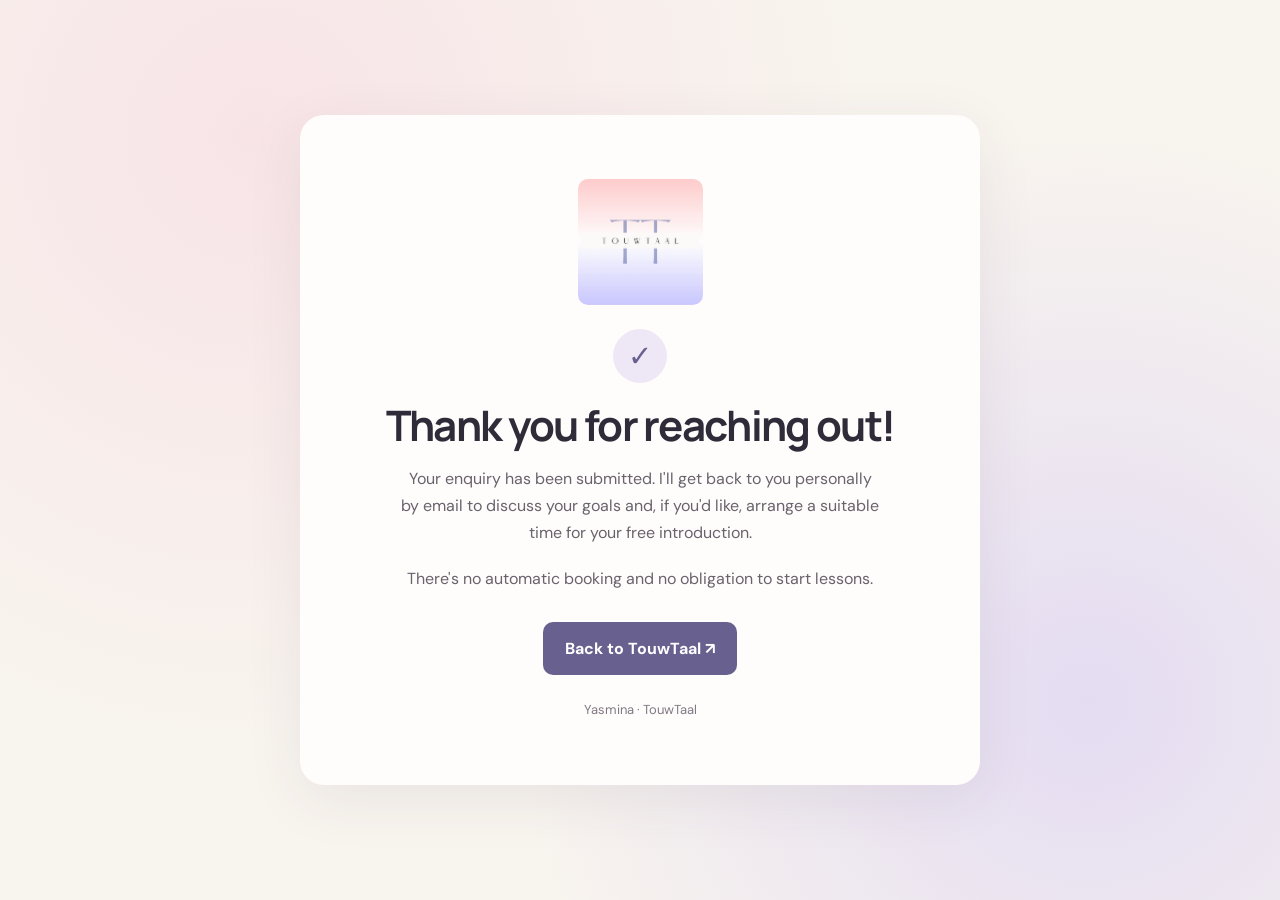
<file: thank-you.html>
<!doctype html>
<html lang="en"><head><meta charset="utf-8"><meta name="viewport" content="width=device-width, initial-scale=1">
<title>Thank you | TouwTaal</title><meta name="robots" content="noindex,follow"><meta name="theme-color" content="#f8f4ee">
<link rel="preconnect" href="https://fonts.googleapis.com"><link rel="preconnect" href="https://fonts.gstatic.com" crossorigin>
<link href="https://fonts.googleapis.com/css2?family=DM+Sans:wght@400;500;600;700&family=Manrope:wght@400;500;600;700;800&display=swap" rel="stylesheet">
<link rel="stylesheet" href="styles.css">
<style>
.thanks-wrap{min-height:100vh;display:grid;place-items:center;padding:36px 18px;background:radial-gradient(circle at 20% 15%,#f8e4e7 0,transparent 47%),radial-gradient(circle at 85% 78%,#e4dcf2 0,transparent 44%),#f8f4ee}
.thanks-card{width:min(100%,680px);background:#fffdfb;border-radius:24px;padding:clamp(28px,6vw,64px);box-shadow:0 15px 58px rgba(59,48,75,.08);text-align:center;color:#302b39}
.thanks-logo{width:125px;max-width:40%;border-radius:10px;display:block;margin:0 auto 24px}
.thanks-check{display:inline-grid;place-items:center;width:54px;height:54px;border-radius:50%;background:#eee7f6;color:#68618f;font-size:29px;margin-bottom:18px}
.thanks-card h1{font-size:clamp(29px,5vw,42px);line-height:1.15;margin:0 0 16px;font-family:Manrope,sans-serif;letter-spacing:-.04em}
.thanks-card p{color:#6a626d;font-size:16px;line-height:1.7;margin:0 auto 18px;max-width:480px}
.thanks-card a{display:inline-block;background:#68618f;color:white;text-decoration:none;border-radius:10px;padding:14px 22px;font-weight:700;margin-top:12px}
.thanks-card small{display:block;color:#817984;margin-top:25px;font-size:13px}
</style></head><body>
<main class="thanks-wrap"><section class="thanks-card" aria-labelledby="thanks-heading">
<img class="thanks-logo" src="/assets/logo.jpg" alt="TouwTaal logo">
<span class="thanks-check" aria-hidden="true">✓</span>
<h1 id="thanks-heading">Thank you for reaching out!</h1>
<p>Your enquiry has been submitted. I'll get back to you personally by email to discuss your goals and, if you'd like, arrange a suitable time for your free introduction.</p>
<p>There's no automatic booking and no obligation to start lessons.</p>
<a href="/">Back to TouwTaal ↗</a>
<small>Yasmina · TouwTaal</small>
</section></main></body></html>
</file>
<file: styles.css>
:root{--ink:#302c39;--muted:#746d7d;--cream:#f8f4ee;--sage:#eae4f2;--mint:#d7d0ed;--green:#68618f;--lime:#f4d3db;--line:#e6dde8}*{box-sizing:border-box}html{scroll-behavior:smooth}body{margin:0;background:var(--cream);color:var(--ink);font-family:'DM Sans',sans-serif;font-size:16px;line-height:1.6}a{color:inherit;text-decoration:none}button,input,select,textarea{font:inherit}button{cursor:pointer}.shell{max-width:1210px;margin:auto;padding:0 34px}.site-header{height:90px;border-bottom:1px solid #e9e1df;background:#fbf7f3;position:sticky;top:0;z-index:10}.nav{height:100%;display:flex;align-items:center;justify-content:space-between;gap:25px}.brand-text,.footer-brand{font:800 27px Manrope,sans-serif;letter-spacing:-1.7px}.brand-text span{color:#8b83b2}.brand-text i{color:#d9aebd;font-style:normal}.brand-image{max-width:158px;max-height:58px;object-fit:contain}.navlinks,.nav-actions{display:flex;align-items:center;gap:30px}.navlinks a{font-size:13px;font-weight:700}.navlinks a:hover,.text-link:hover{color:#7a70a4}.nav-actions{gap:16px}.lang{border:0;background:transparent;font-weight:800;font-size:13px;color:var(--ink)}.lang span{color:#978daf}.button{display:inline-flex;align-items:center;justify-content:center;gap:27px;background:var(--green);color:white;padding:16px 23px;border-radius:5px;font-size:13px;font-weight:800;border:1px solid var(--green);transition:transform .2s,background .2s}.button:hover{background:#7c73a9;transform:translateY(-2px)}.button.small{padding:12px 18px;gap:16px}.hero{min-height:610px;display:grid;grid-template-columns:1.06fr .94fr;align-items:stretch;gap:35px;padding-top:62px;padding-bottom:65px}.hero-content{padding:37px 0 10px}.eyebrow,.section-kicker{color:#79719b;letter-spacing:2px;font-size:11px;font-weight:800}.dot{display:inline-block;width:8px;height:8px;border-radius:50%;background:#d6a4bf;margin-right:10px}h1,h2,h3,p{margin-top:0}h1,h2,h3{font-family:Manrope,sans-serif;letter-spacing:-.055em}h1{font-size:clamp(43px,4.6vw,68px);line-height:1.14;margin:24px 0}h1 em,h2 em{font-style:normal;color:#a69cca}.lead{font-size:17px;line-height:1.9;max-width:510px;color:#726c77}.hero-cta{display:flex;align-items:center;gap:23px;flex-wrap:wrap;margin-top:31px}.text-link{font-weight:800;font-size:13px}.hero-foot{display:flex;align-items:center;gap:18px;margin-top:60px}.hero-foot p{font-size:11px;line-height:1.5;color:#827b86;margin:0}.hero-foot b{color:#77709b}.avatars{display:flex;padding-left:6px}.avatars span{display:grid;place-items:center;width:43px;height:43px;margin-left:-6px;border-radius:50%;font-size:10px;font-weight:800;background:#e8c9dc;border:3px solid var(--cream)}.avatars span+span{background:#dcd5ef}.hero-art{background:#ede5f3;border-radius:140px 140px 9px 9px;min-height:480px;position:relative;overflow:hidden;display:grid;place-items:center}.art-orbit{position:absolute;border:1px solid #d5c9e7;border-radius:50%;width:490px;height:490px;transform:rotate(-23deg) scaleX(.65)}.orbit2{width:680px;height:680px;transform:rotate(28deg) scaleX(.58)}.art-center{font-family:Manrope,sans-serif;font-size:clamp(53px,7vw,103px);line-height:1.12;font-weight:800;color:#77709b;letter-spacing:-.09em;position:relative;transform:rotate(-8deg)}.art-center span{display:block}.art-center span:nth-child(2){color:#fff}.art-center span:nth-child(3){color:#b5abd5}.floating-card{position:absolute;background:#fff;box-shadow:0 16px 35px #49405f1c;padding:15px 20px;border-radius:8px;font-size:11px;line-height:1.45}.floating-card.one{top:53px;right:19px;display:flex;gap:12px;align-items:center}.spark{font-size:28px;color:#d4a7c4}.floating-card.two{bottom:72px;left:18px}.mini-dot{display:inline-block;width:9px;height:9px;background:#bfaadf;border-radius:50%;margin-right:8px}.art-signature{position:absolute;bottom:19px;right:24px;font-size:9px;letter-spacing:3px;font-weight:800;color:#8279a8}.proof-bar{background:#f3edf2;border-top:1px solid #e6dfe9;border-bottom:1px solid #e6dfe9}.proof-grid{display:grid;grid-template-columns:repeat(4,1fr);padding-top:29px;padding-bottom:29px}.proof-grid>div{display:flex;flex-direction:column;padding:2px 26px;border-right:1px solid #d9cfe0}.proof-grid>div:first-child{padding-left:0}.proof-grid>div:last-child{border:0}.proof-grid strong{font:800 27px Manrope,sans-serif;letter-spacing:-1px}.proof-grid span{font-size:11px;color:var(--muted)}.section{padding-top:115px;padding-bottom:115px;scroll-margin-top:70px}.centered{text-align:center}.section h2{font-size:clamp(35px,4vw,55px);line-height:1.19;margin:17px 0 25px}.section-intro{max-width:620px;margin:auto;color:var(--muted)}.value-grid{margin-top:68px;display:grid;grid-template-columns:repeat(3,1fr);gap:30px;text-align:left}.value-grid article{border-top:1px solid #dfd4e2;padding-top:30px}.value-icon{width:49px;height:49px;background:#f0e7f2;color:#8176a4;display:grid;place-items:center;font-size:28px;border-radius:50%;margin-bottom:24px}.value-grid h3{font-size:20px}.value-grid p{color:var(--muted);font-size:14px}.lessons-section{background:#f3edf2}.section-heading{display:flex;justify-content:space-between;align-items:end;gap:30px}.section-heading p{max-width:250px;color:var(--muted)}.lesson-grid{display:grid;grid-template-columns:1fr 1fr;gap:23px;margin-top:42px}.lesson-card{padding:38px 41px 33px;border-radius:9px;min-height:540px;display:flex;flex-direction:column}.private{background:#fff}.duo{background:var(--green);color:#fff;position:relative;overflow:hidden}.pill{font-size:10px;font-weight:800;letter-spacing:1.6px;color:#8679ab;background:#ede4f3;align-self:start;padding:7px 12px;border-radius:20px}.pill.light{color:#f9dbe5;background:#786fa2}.lesson-symbol{font:800 90px Manrope;letter-spacing:-9px;color:#cdc2e3;margin:27px 0 6px}.lesson-symbol span{font-size:32px;margin-left:20px}.lesson-card h3{font-size:34px;margin:8px 0}.lesson-card p{font-size:14px;line-height:1.8;max-width:410px}.private p,.private li{color:#766f80}.lesson-card ul{padding-left:18px;font-size:13px;line-height:2.15}.card-link{display:block;border-top:1px solid #ded5e6;padding-top:17px;margin-top:auto;font-size:13px;font-weight:800}.duo .card-link{border-color:#9a8fc0}.duo-circle{height:125px;width:125px;border:1px solid #c6b9df;border-radius:50%;display:flex;align-items:center;justify-content:center;flex-direction:column;transform:rotate(-12deg);margin:23px 0 5px}.duo-circle span{font:800 80px Manrope;line-height:1}.duo-circle small{font-size:10px}.duo-rate{background:#7971a7;border-radius:6px;padding:14px 19px;margin:17px 0 24px;display:flex;flex-direction:column;gap:3px}.duo-rate span{font-size:10px;color:#eee2f5}.duo-rate span:first-child{letter-spacing:1.5px;font-weight:800}.duo-rate strong{font-size:21px;letter-spacing:-.5px}.about-section{display:grid;grid-template-columns:.89fr 1.11fr;gap:85px;align-items:center}.about-visual{height:515px;background:linear-gradient(140deg,#f7e5e8,#d5d0ed);border-radius:9px;position:relative;display:grid;place-items:center}.portrait-mark{font:800 150px Manrope;color:#f7f7ee;letter-spacing:-17px}.portrait-mark span{color:#b4a2d1}.portrait-caption{position:absolute;bottom:28px;font-size:10px;letter-spacing:3px;color:#756c9c;font-weight:800}.about-copy p{font-size:14px;color:var(--muted);line-height:1.95}.experience{margin-top:25px;border-top:1px solid var(--line);padding-top:25px}.experience span{display:block;font-size:10px;letter-spacing:2px;color:#958ab2;font-weight:800;margin-bottom:9px}.experience div{font-size:13px;font-weight:800}.experience b{color:#c3b4d4;padding:0 8px}.reviews-section{background:#f8f0f2}.review-grid{display:grid;grid-template-columns:repeat(3,1fr);gap:20px;margin-top:45px}.review-grid blockquote{background:#fff;padding:31px 29px;margin:0;border-radius:6px;display:flex;flex-direction:column;min-height:255px}.stars{letter-spacing:3px;color:#9883b0;margin-bottom:21px}.review-grid p{font-size:15px;line-height:1.8;flex:1}.review-grid footer{font-size:12px;font-weight:800}.review-grid footer span{font-weight:400;color:#998d9d}.review-source{font-size:11px;color:#857a8c;margin-top:18px}.contact-section{background:#eee2ee}.contact-grid{display:grid;grid-template-columns:1fr 1fr;gap:70px;align-items:start}.contact-grid>div>p{max-width:480px;font-size:15px;line-height:1.85;color:#736c7c}.contact-points{margin-top:43px}.contact-points p{display:flex;align-items:center;gap:13px;font-size:13px;font-weight:700}.contact-points p span:first-child{display:grid;place-items:center;border:1px solid #b8a9cc;border-radius:50%;height:22px;width:22px}.form-card{padding:38px;background:#fff;border-radius:9px;box-shadow:0 15px 40px #53456a20}.form-heading h3{font-size:26px;margin-bottom:0}.form-heading p{color:#938898;font-size:12px;margin-bottom:25px}.form-card label{display:flex;flex-direction:column;gap:7px;margin-bottom:16px}.form-card label>span{font-size:11px;font-weight:800}.form-row{display:grid;grid-template-columns:1fr 1fr;gap:13px}.form-card input:not([type=checkbox]),.form-card select,.form-card textarea{background:#fcf9fb;border:1px solid #e7dfea;border-radius:4px;padding:11px 12px;width:100%;color:#342e42;font-size:12px}.form-card textarea{resize:vertical}.form-card .privacy{flex-direction:row;align-items:flex-start;gap:11px}.privacy input{accent-color:#75699e}.privacy span{font-weight:400!important;color:#817787}.button.full{width:100%;justify-content:center}.form-note{text-align:center;font-size:11px;color:#918699;margin:11px 0 0}.honeypot{position:absolute;left:-10000px}.footer{background:#39334d;color:#fff;padding:34px 0}.footer-inner{display:flex;justify-content:space-between;align-items:center}.footer-brand{font-size:26px}.footer p{font-size:12px;color:#d6c9e2;margin:3px 0}.footer-inner>div:last-child{display:flex;gap:28px;font-size:12px;color:#e9deed}#emailLink[href="mailto:CONTACT_EMAIL"]{display:none}@media(max-width:900px){.navlinks{display:none}.hero{grid-template-columns:1fr}.hero-art{min-height:420px}.about-section,.contact-grid{gap:35px}.section{padding-top:85px;padding-bottom:85px}}@media(max-width:650px){.shell{padding-left:21px;padding-right:21px}.site-header{height:72px}.brand-text{font-size:23px}.nav-actions{gap:7px}.button.small{font-size:11px;padding:10px 11px}.hero{padding-top:23px;padding-bottom:38px;gap:12px}.hero-content{padding-top:27px}h1{font-size:43px}.hero-foot{margin-top:30px}.hero-art{min-height:360px;border-radius:100px 100px 7px 7px}.art-center{font-size:75px}.floating-card.one{top:20px;right:10px}.proof-grid{grid-template-columns:1fr 1fr;gap:18px}.proof-grid>div{padding:0;border:0}.section{padding-top:72px;padding-bottom:72px}.section h2{font-size:37px}.value-grid,.lesson-grid,.review-grid,.about-section,.contact-grid{grid-template-columns:1fr}.value-grid{gap:15px;margin-top:40px}.lesson-card{min-height:490px;padding:30px}.about-visual{height:320px}.portrait-mark{font-size:110px}.review-grid blockquote{min-height:195px}.form-card{padding:22px}.form-row{grid-template-columns:1fr;gap:0}.footer-inner{flex-direction:column;align-items:start;gap:16px}}

/* TouwTaal logo-inspired palette: warm beige, powder pink and lavender. */
.site-header{background:#fbf7f3}.brand-image{max-width:177px;max-height:65px;border-radius:5px}.hero-art{background:linear-gradient(155deg,#f7e4e7 0%,#f8f4ee 43%,#e1ddf7 100%)}.proof-bar{background:#f2ebf2}.lessons-section{background:#f4edf2}.duo{background:#68618f}.duo-rate{background:#7770a1}.duo .card-link{border-color:#a89fc9}.contact-section{background:linear-gradient(125deg,#f8e9e9,#e7e1f6)}.footer{background:#39334d}.button{background:#68618f;border-color:#68618f}.button:hover{background:#524a7b}.hero-art .art-center span:nth-child(2){color:#fff}.brand-image{object-fit:contain}

/* Clarity, credential and Duo Deal refresh */
.hero-art .art-center span:nth-child(2){color:#534974!important;text-shadow:0 1px 0 #fff9}
.proof-grid strong{font-size:clamp(18px,2vw,27px)}
.duo-math{display:flex;align-items:center;gap:12px;margin:16px 0 0}
.duo-math-person{background:#ffffff1a;border:1px solid #dcd2f087;border-radius:9px;padding:10px 12px;flex:1;min-width:0;text-align:center}
.duo-math-person.featured{background:#f8dfeb;color:#443965;border-color:#f8dfeb}
.duo-math-number{display:block;font:800 38px/1.1 Manrope,sans-serif}
.duo-math-person>span:last-child{display:block;font-size:11px;font-weight:700}
.math-equals{font:800 24px Manrope,sans-serif}
.duo-rate{background:#4f466f;border:1px solid #a99bcb;padding:19px;margin-top:12px}
.duo-rate strong{font-size:clamp(20px,2.1vw,26px);line-height:1.25}
.duo-rate span:last-child{font-size:12px;line-height:1.5;color:#f4e9fb}
.review-grid{grid-template-columns:repeat(3,minmax(0,1fr))}
.review-grid blockquote{min-height:220px;border:1px solid #eee3ed}
@media(max-width:900px){.review-grid{grid-template-columns:repeat(2,minmax(0,1fr))}}
@media(max-width:600px){.review-grid{grid-template-columns:1fr}.duo-math{gap:6px}.duo-math-person{padding:9px 4px}.math-equals{font-size:20px}}

/* Compact learning experience and accessible FAQ */
.expect-section{background:#fcf8f5}.expect-grid{display:grid;grid-template-columns:repeat(4,minmax(0,1fr));gap:16px;margin-top:42px}.expect-grid article{padding:26px 22px;border-radius:9px;background:#fff;border:1px solid #ede4ed}.expect-icon{width:43px;height:43px;border-radius:50%;display:grid;place-items:center;background:#f2e8f3;color:#73658f;font-size:24px;margin-bottom:18px}.expect-grid h3{font-size:16px;line-height:1.4;margin:0 0 10px}.expect-grid p{font-size:13px;line-height:1.75;color:var(--muted);margin:0}.faq-section{background:#f8f4ee}.faq-shell{display:grid;grid-template-columns:.8fr 1.2fr;gap:70px}.faq-lead{color:var(--muted);font-size:14px}.faq-items details{border-bottom:1px solid #dfd5e2;padding:18px 0}.faq-items details:first-child{border-top:1px solid #dfd5e2}.faq-items summary{cursor:pointer;list-style:none;position:relative;padding-right:27px;font-size:14px;font-weight:700;line-height:1.6}.faq-items summary::-webkit-details-marker{display:none}.faq-items summary:after{content:'+';position:absolute;right:2px;color:#766a96;font-size:22px;top:-3px}.faq-items details[open] summary:after{content:'−'}.faq-items p{color:var(--muted);line-height:1.8;font-size:13px;max-width:600px;padding-right:20px}
@media(max-width:900px){.expect-grid{grid-template-columns:repeat(2,minmax(0,1fr))}.faq-shell{gap:30px}}
@media(max-width:650px){.expect-grid,.faq-shell{grid-template-columns:1fr}.expect-grid{gap:12px}.expect-grid article{padding:22px}.faq-shell{gap:10px}}
</file>
